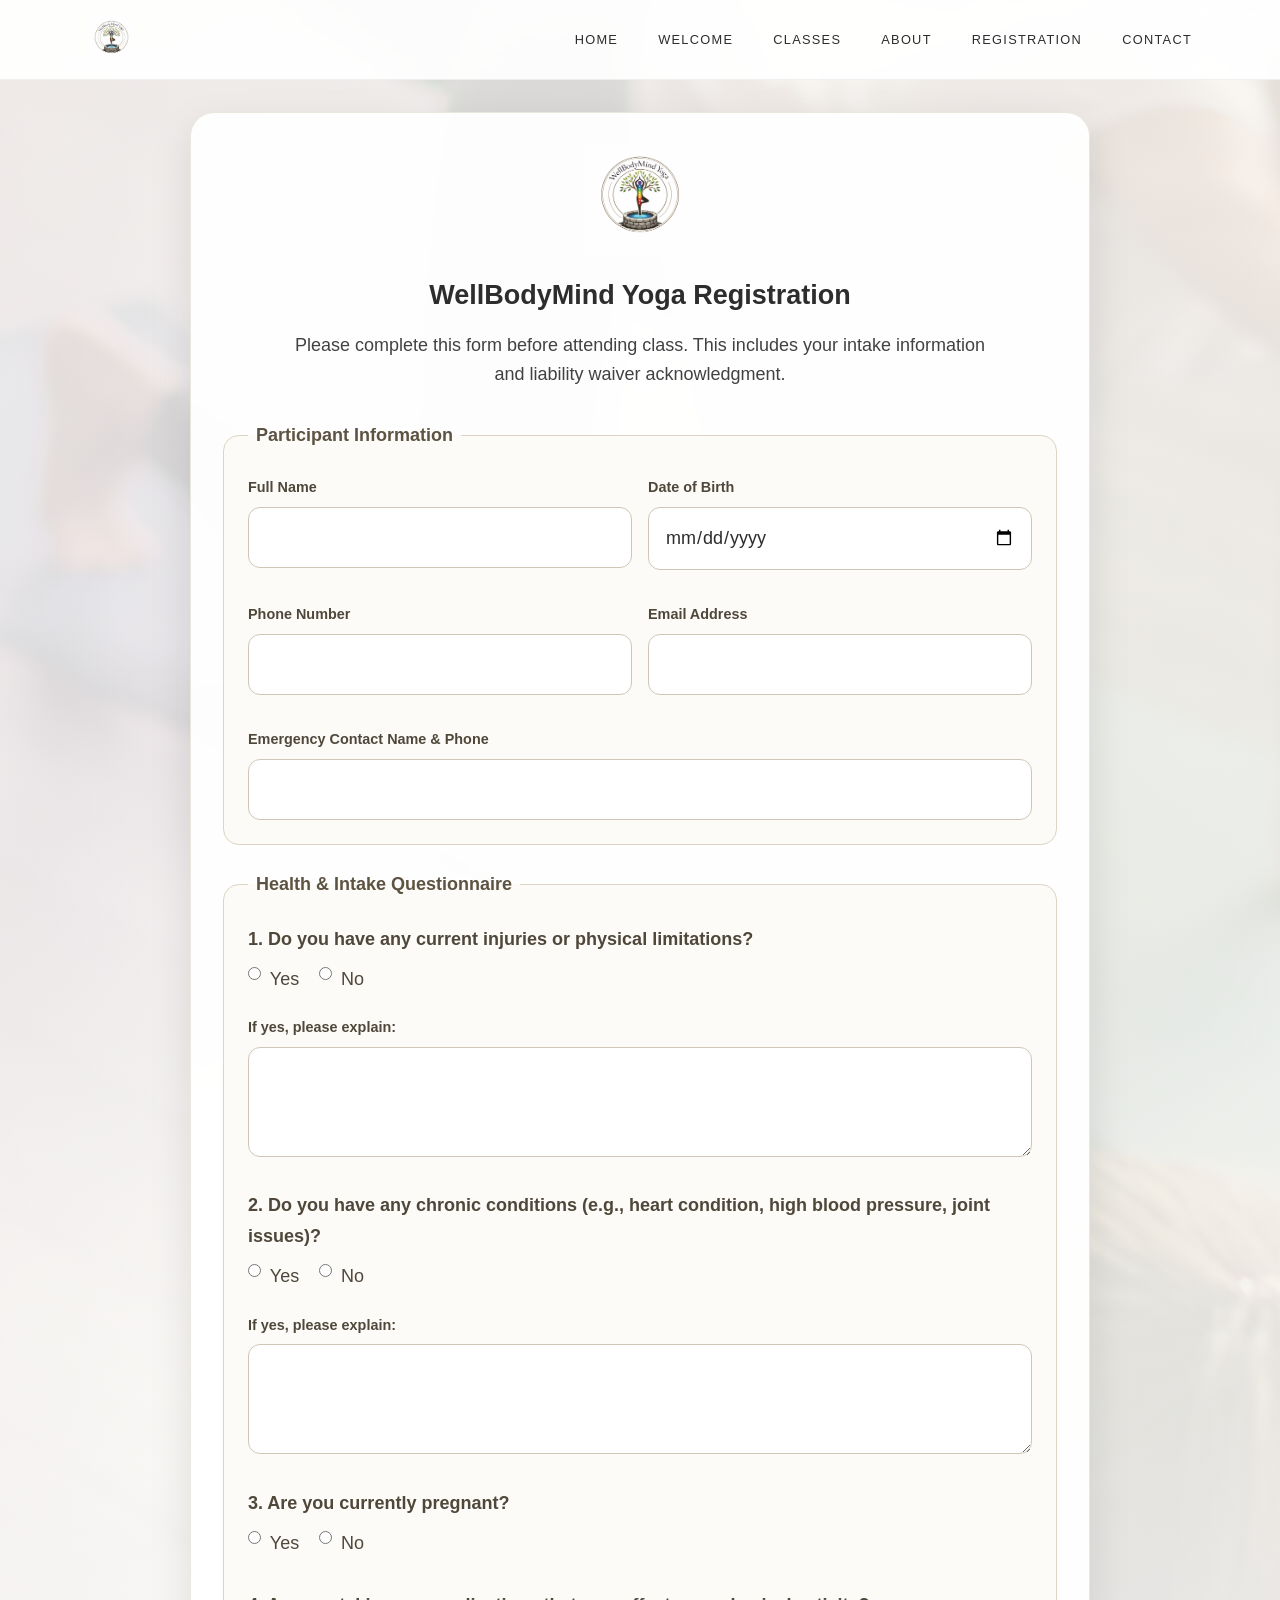
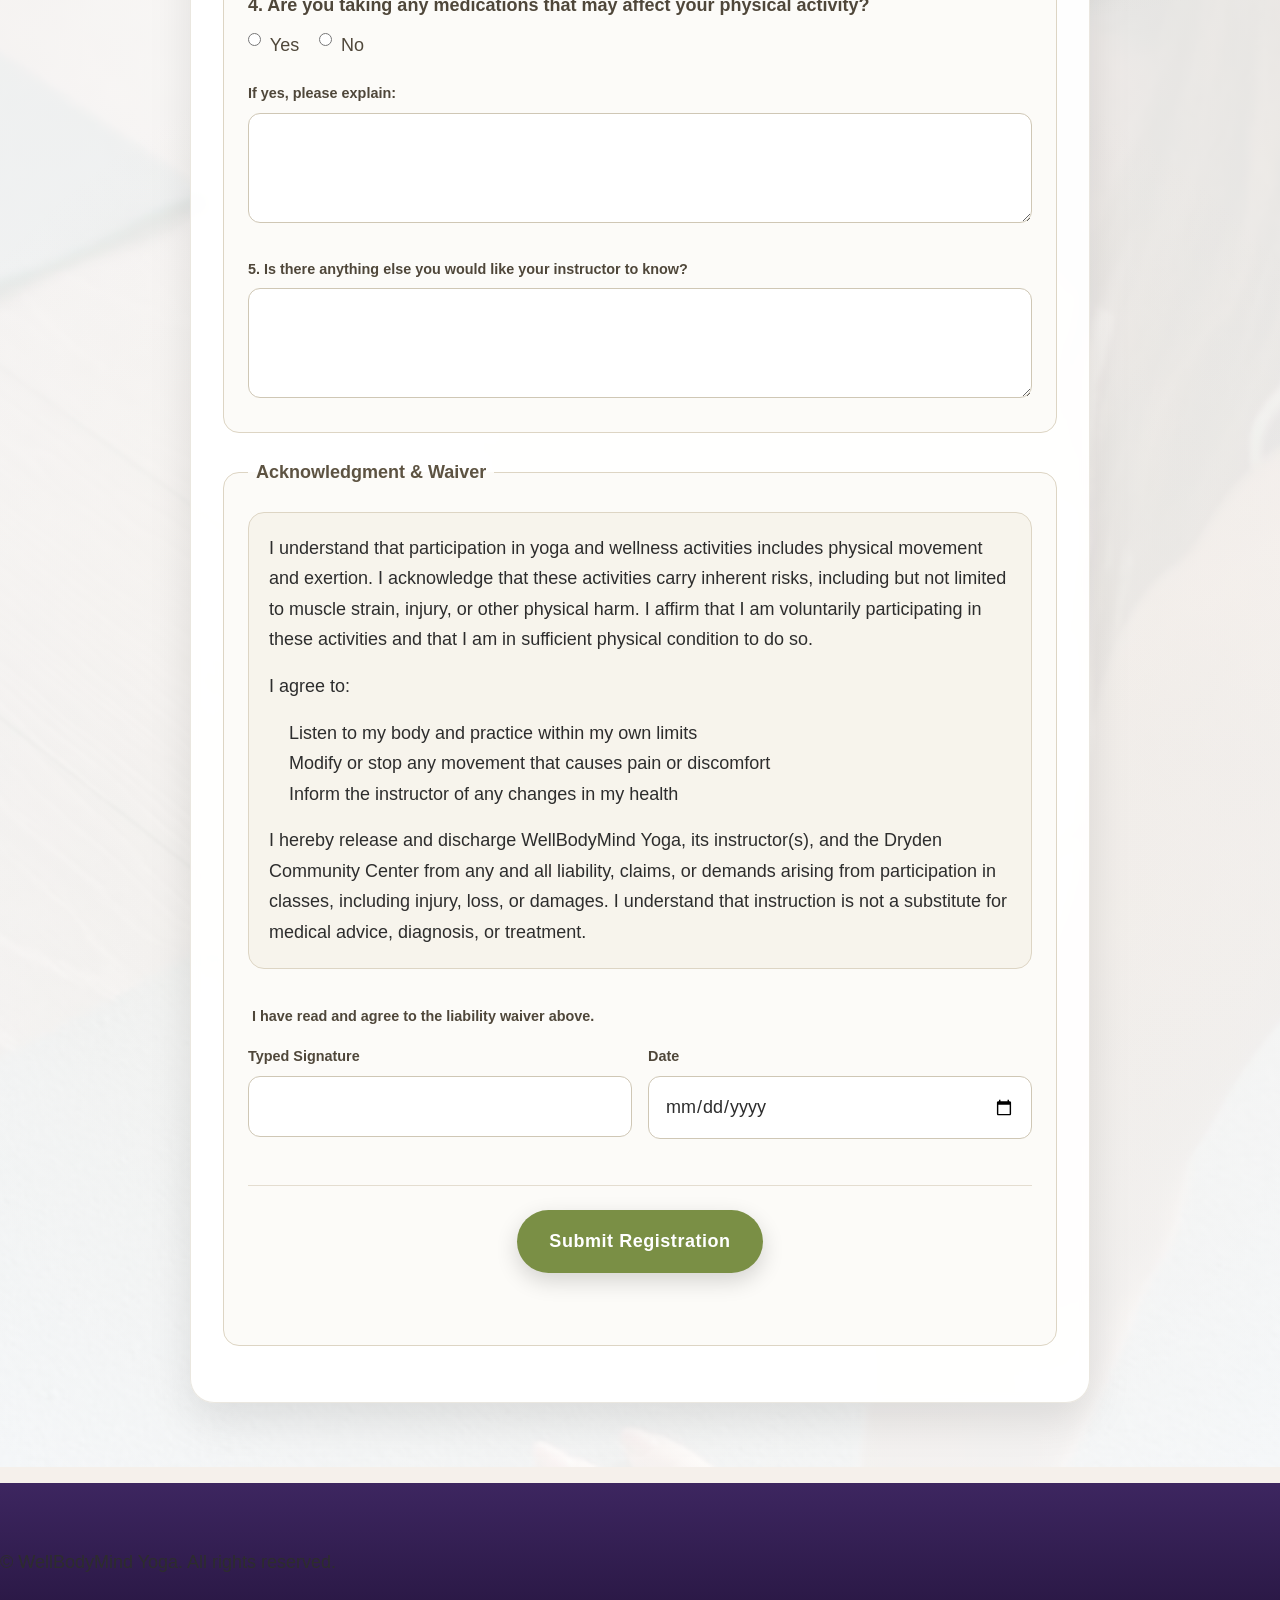
<file: signup.html>
<!DOCTYPE html>
<html lang="en">
<head>
  <meta charset="UTF-8" />
  <meta name="viewport" content="width=device-width, initial-scale=1.0" />
  <title>Registration | WellBodyMind Yoga</title>

  <!-- Use the same stylesheet your homepage uses -->
  <link rel="stylesheet" href="css/style.css" />

  <!-- Favicon -->
  <link rel="icon" type="image/png" sizes="32x32" href="favicon-32x32.png" />

  <style>
    .signup-page {
      position: relative;
      min-height: 100vh;
      padding: 7rem 1.25rem 4rem;
      overflow: hidden;
      background:
        linear-gradient(rgba(250, 247, 242, 0.88), rgba(255, 255, 255, 0.94)),
        url("assets/images/hero-sm-group-yoga-on-mats.avif") center/cover no-repeat;
    }
.nav {
  position: fixed;
  top: 0;
  left: 0;
  width: 100%;
  z-index: 1000;
  background: rgba(255, 255, 255, 0.92);
  backdrop-filter: blur(10px);
  -webkit-backdrop-filter: blur(10px);
  border-bottom: 1px solid rgba(0, 0, 0, 0.06);
}

.nav__inner {
  position: relative;
  z-index: 1001;
}
    .signup-page::before {
      content: "";
      position: absolute;
      inset: 0;
      background:
        radial-gradient(circle at 20% 20%, rgba(148, 123, 173, 0.10), transparent 30%),
        radial-gradient(circle at 80% 30%, rgba(147, 170, 120, 0.10), transparent 30%),
        radial-gradient(circle at 50% 80%, rgba(210, 190, 150, 0.12), transparent 35%);
      pointer-events: none;
    }

    .signup-shell {
      position: relative;
      z-index: 1;
      max-width: 900px;
      margin: 0 auto;
    }

    .signup-card {
      background: rgba(255, 255, 255, 0.94);
      border: 1px solid rgba(180, 168, 145, 0.28);
      border-radius: 24px;
      box-shadow: 0 16px 44px rgba(0, 0, 0, 0.10);
      padding: 2rem;
      backdrop-filter: blur(4px);
    }

    .signup-logo {
      display: block;
      margin: 0 auto 1rem;
      width: 110px;
      max-width: 100%;
      height: auto;
    }

    .signup-card h1 {
      margin: 0 0 0.75rem;
      text-align: center;
    }

    .signup-intro {
      max-width: 700px;
      margin: 0 auto 2rem;
      text-align: center;
      line-height: 1.6;
      opacity: 0.9;
    }

    .signup-form fieldset {
      border: 1px solid #ddd5c4;
      border-radius: 16px;
      padding: 1.5rem;
      margin: 0 0 1.5rem;
      background: #fcfbf8;
    }

    .signup-form legend {
      padding: 0 0.5rem;
      font-weight: 700;
      color: #5d5342;
    }

    .form-grid {
      display: grid;
      grid-template-columns: repeat(2, minmax(0, 1fr));
      gap: 1rem;
    }

    .form-group {
      margin-bottom: 1rem;
    }

    .form-group:last-child {
      margin-bottom: 0;
    }

    .form-group.full-width {
      grid-column: 1 / -1;
    }

    .signup-form label {
      display: block;
      margin-bottom: 0.45rem;
      font-weight: 600;
      color: #4f473a;
    }

    .signup-form input[type="text"],
    .signup-form input[type="email"],
    .signup-form input[type="tel"],
    .signup-form input[type="date"],
    .signup-form textarea {
      width: 100%;
      box-sizing: border-box;
      padding: 0.9rem 1rem;
      border: 1px solid #cfc7b5;
      border-radius: 12px;
      background: #fff;
      font: inherit;
      color: inherit;
      transition: border-color 0.2s ease, box-shadow 0.2s ease, background 0.2s ease;
    }

    .signup-form input:focus,
    .signup-form textarea:focus {
      outline: none;
      border-color: #8ea06b;
      box-shadow: 0 0 0 3px rgba(142, 160, 107, 0.14);
      background: #fff;
    }

    .signup-form textarea {
      min-height: 110px;
      resize: vertical;
    }
.signup-form .form-group {
  position: static;
}

.signup-form .form-group label {
  position: static !important;
  display: block !important;
  margin-bottom: 0.45rem !important;
  transform: none !important;
  inset: auto !important;
  top: auto !important;
  left: auto !important;
  pointer-events: auto !important;
  background: transparent !important;
  padding: 0 !important;
  z-index: auto !important;
}

.signup-form input[type="text"],
.signup-form input[type="email"],
.signup-form input[type="tel"],
.signup-form input[type="date"],
.signup-form textarea {
  padding: 0.9rem 1rem !important;
}
    .question-block {
      margin-bottom: 1.5rem;
    }

    .question-block:last-child {
      margin-bottom: 0;
    }

    .question-label {
      display: block;
      margin-bottom: 0.6rem;
      font-weight: 600;
      color: #4f473a;
    }

    .radio-group {
      display: flex;
      gap: 1.25rem;
      flex-wrap: wrap;
      margin-bottom: 0.85rem;
    }

    .radio-group label,
    .checkbox-row {
      display: flex;
      align-items: flex-start;
      gap: 0.55rem;
      font-weight: 400;
    }

    .radio-group input,
    .checkbox-row input {
      width: auto;
      margin: 0.2rem 0 0;
      flex: 0 0 auto;
    }

    .waiver-text {
      background: #f7f4ec;
      border: 1px solid #ddd5c4;
      border-radius: 16px;
      padding: 1.25rem;
      line-height: 1.7;
      margin-bottom: 1.25rem;
    }

    .waiver-text p {
      margin: 0 0 1rem;
    }

    .waiver-text p:last-child {
      margin-bottom: 0;
    }

    .waiver-text ul {
      margin: 0.5rem 0 1rem 1.25rem;
      padding: 0;
    }

    .submit-wrapper {
      margin-top: 2rem;
      padding-top: 1.5rem;
      padding-bottom: 3rem;
      border-top: 1px solid #e4ddd0;
      text-align: center;
    }

    .submit-button {
      display: inline-block;
      min-width: 240px;
      border: none;
      border-radius: 999px;
      padding: 1rem 2rem;
      background: #7a8f45;
      color: #fff;
      font: inherit;
      font-weight: 700;
      letter-spacing: 0.03em;
      cursor: pointer;
      box-shadow: 0 8px 22px rgba(0, 0, 0, 0.16);
      transition: transform 0.18s ease, box-shadow 0.18s ease, opacity 0.18s ease;
    }

    .submit-button:hover {
      transform: translateY(-2px);
      box-shadow: 0 12px 28px rgba(0, 0, 0, 0.20);
      opacity: 0.98;
    }

    .submit-button:active {
      transform: translateY(0);
      box-shadow: 0 6px 14px rgba(0, 0, 0, 0.14);
    }

    .footer-spacer {
      height: 1rem;
    }

    @media (max-width: 700px) {
      .signup-page {
        padding-top: 6rem;
      }

      .signup-card {
        padding: 1.25rem;
        border-radius: 18px;
      }

      .form-grid {
        grid-template-columns: 1fr;
      }

      .submit-button {
        width: 100%;
        min-width: 0;
      }
    }
  </style>
</head>
<body>

  <!-- Navigation -->
  <header class="nav" id="nav">
    <div class="nav__inner">
      <a href="index.html#hero" class="nav__brand">
        <img src="wbm-logo-2.avif" alt="WellBodyMind" class="nav__logo" />
      </a>

      <nav class="nav__links" id="navLinks" aria-label="Main navigation">
        <a href="index.html#hero" class="nav__link">Home</a>
        <a href="index.html#welcome" class="nav__link">Welcome</a>
        <a href="index.html#classes" class="nav__link">Classes</a>
        <a href="index.html#about" class="nav__link">About</a>
        <a href="signup.html" class="nav__link">Registration</a>
        <a href="index.html#contact" class="nav__link">Contact</a>
      </nav>

      <button class="nav__hamburger" id="navToggle" aria-label="Toggle menu" aria-expanded="false">
        <span></span>
        <span></span>
        <span></span>
      </button>
    </div>
  </header>

  <div class="mobile-overlay" id="mobileOverlay"></div>

  <!-- Main -->
  <main class="signup-page">
    <section class="signup-shell">
      <div class="signup-card">
        <img src="wbm-logo-2.avif" alt="WellBodyMind Yoga logo" class="signup-logo" />

        <h1>WellBodyMind Yoga Registration</h1>
        <p class="signup-intro">
          Please complete this form before attending class. This includes your intake
          information and liability waiver acknowledgment.
        </p>

        <form
          class="signup-form"
          action="https://formspree.io/f/xykbwnpo"
          method="POST"
        >
          <input type="hidden" name="_subject" value="New WellBodyMind registration submission" />
          <input type="text" name="_gotcha" style="display:none" tabindex="-1" autocomplete="off" />

          <fieldset>
            <legend>Participant Information</legend>

            <div class="form-grid">
              <div class="form-group">
                <label for="fullName">Full Name</label>
                <input type="text" id="fullName" name="full_name" required />
              </div>

              <div class="form-group">
                <label for="dob">Date of Birth</label>
                <input type="date" id="dob" name="date_of_birth" required />
              </div>

              <div class="form-group">
                <label for="phone">Phone Number</label>
                <input type="tel" id="phone" name="phone_number" required />
              </div>

              <div class="form-group">
                <label for="email">Email Address</label>
                <input type="email" id="email" name="email_address" required />
              </div>

              <div class="form-group full-width">
                <label for="emergencyContact">Emergency Contact Name & Phone</label>
                <input type="text" id="emergencyContact" name="emergency_contact" required />
              </div>
            </div>
          </fieldset>

          <fieldset>
            <legend>Health &amp; Intake Questionnaire</legend>

            <div class="question-block">
              <span class="question-label">1. Do you have any current injuries or physical limitations?</span>
              <div class="radio-group">
                <label><input type="radio" name="injuries_limitations" value="Yes" required /> Yes</label>
                <label><input type="radio" name="injuries_limitations" value="No" required /> No</label>
              </div>

              <div class="form-group">
                <label for="injuriesExplain">If yes, please explain:</label>
                <textarea id="injuriesExplain" name="injuries_explanation"></textarea>
              </div>
            </div>

            <div class="question-block">
              <span class="question-label">2. Do you have any chronic conditions (e.g., heart condition, high blood pressure, joint issues)?</span>
              <div class="radio-group">
                <label><input type="radio" name="chronic_conditions" value="Yes" required /> Yes</label>
                <label><input type="radio" name="chronic_conditions" value="No" required /> No</label>
              </div>

              <div class="form-group">
                <label for="conditionsExplain">If yes, please explain:</label>
                <textarea id="conditionsExplain" name="conditions_explanation"></textarea>
              </div>
            </div>

            <div class="question-block">
              <span class="question-label">3. Are you currently pregnant?</span>
              <div class="radio-group">
                <label><input type="radio" name="pregnant" value="Yes" required /> Yes</label>
                <label><input type="radio" name="pregnant" value="No" required /> No</label>
              </div>
            </div>

            <div class="question-block">
              <span class="question-label">4. Are you taking any medications that may affect your physical activity?</span>
              <div class="radio-group">
                <label><input type="radio" name="medications_affect_activity" value="Yes" required /> Yes</label>
                <label><input type="radio" name="medications_affect_activity" value="No" required /> No</label>
              </div>

              <div class="form-group">
                <label for="medicationsExplain">If yes, please explain:</label>
                <textarea id="medicationsExplain" name="medications_explanation"></textarea>
              </div>
            </div>

            <div class="question-block">
              <div class="form-group">
                <label for="otherInfo">5. Is there anything else you would like your instructor to know?</label>
                <textarea id="otherInfo" name="other_information"></textarea>
              </div>
            </div>
          </fieldset>

          <fieldset>
            <legend>Acknowledgment &amp; Waiver</legend>

            <div class="waiver-text">
              <p>
                I understand that participation in yoga and wellness activities includes
                physical movement and exertion. I acknowledge that these activities carry
                inherent risks, including but not limited to muscle strain, injury, or
                other physical harm. I affirm that I am voluntarily participating in these
                activities and that I am in sufficient physical condition to do so.
              </p>

              <p>I agree to:</p>
              <ul>
                <li>Listen to my body and practice within my own limits</li>
                <li>Modify or stop any movement that causes pain or discomfort</li>
                <li>Inform the instructor of any changes in my health</li>
              </ul>

              <p>
                I hereby release and discharge WellBodyMind Yoga, its instructor(s), and
                the Dryden Community Center from any and all liability, claims, or demands
                arising from participation in classes, including injury, loss, or damages.
                I understand that instruction is not a substitute for medical advice,
                diagnosis, or treatment.
              </p>
            </div>

            <div class="form-group">
              <label class="checkbox-row">
                <input type="checkbox" name="waiver_agreement" required />
                <span>I have read and agree to the liability waiver above.</span>
              </label>
            </div>

            <div class="form-grid">
              <div class="form-group">
                <label for="signature">Typed Signature</label>
                <input type="text" id="signature" name="typed_signature" required />
              </div>

              <div class="form-group">
                <label for="signatureDate">Date</label>
                <input type="date" id="signatureDate" name="signature_date" required />
              </div>
            </div>

            <div class="submit-wrapper">
              <button type="submit" class="submit-button">Submit Registration</button>
            </div>
          </fieldset>
        </form>
      </div>
    </section>
  </main>

  <div class="footer-spacer"></div>

  <!-- Footer -->
  <footer class="footer">
    <div class="footer__inner">
      <p class="footer__copy">© WellBodyMind Yoga. All rights reserved.</p>
    </div>
  </footer>

  <!-- Optional nav toggle support -->
  <script>
    const navToggle = document.getElementById("navToggle");
    const navLinks = document.getElementById("navLinks");
    const mobileOverlay = document.getElementById("mobileOverlay");

    if (navToggle && navLinks) {
      navToggle.addEventListener("click", () => {
        navLinks.classList.toggle("is-open");
        navToggle.classList.toggle("is-active");

        const expanded = navToggle.getAttribute("aria-expanded") === "true";
        navToggle.setAttribute("aria-expanded", String(!expanded));

        if (mobileOverlay) {
          mobileOverlay.classList.toggle("is-visible");
        }
      });
    }

    if (mobileOverlay) {
      mobileOverlay.addEventListener("click", () => {
        navLinks.classList.remove("is-open");
        navToggle.classList.remove("is-active");
        navToggle.setAttribute("aria-expanded", "false");
        mobileOverlay.classList.remove("is-visible");
      });
    }
  </script>
</body>
</html>
</file>
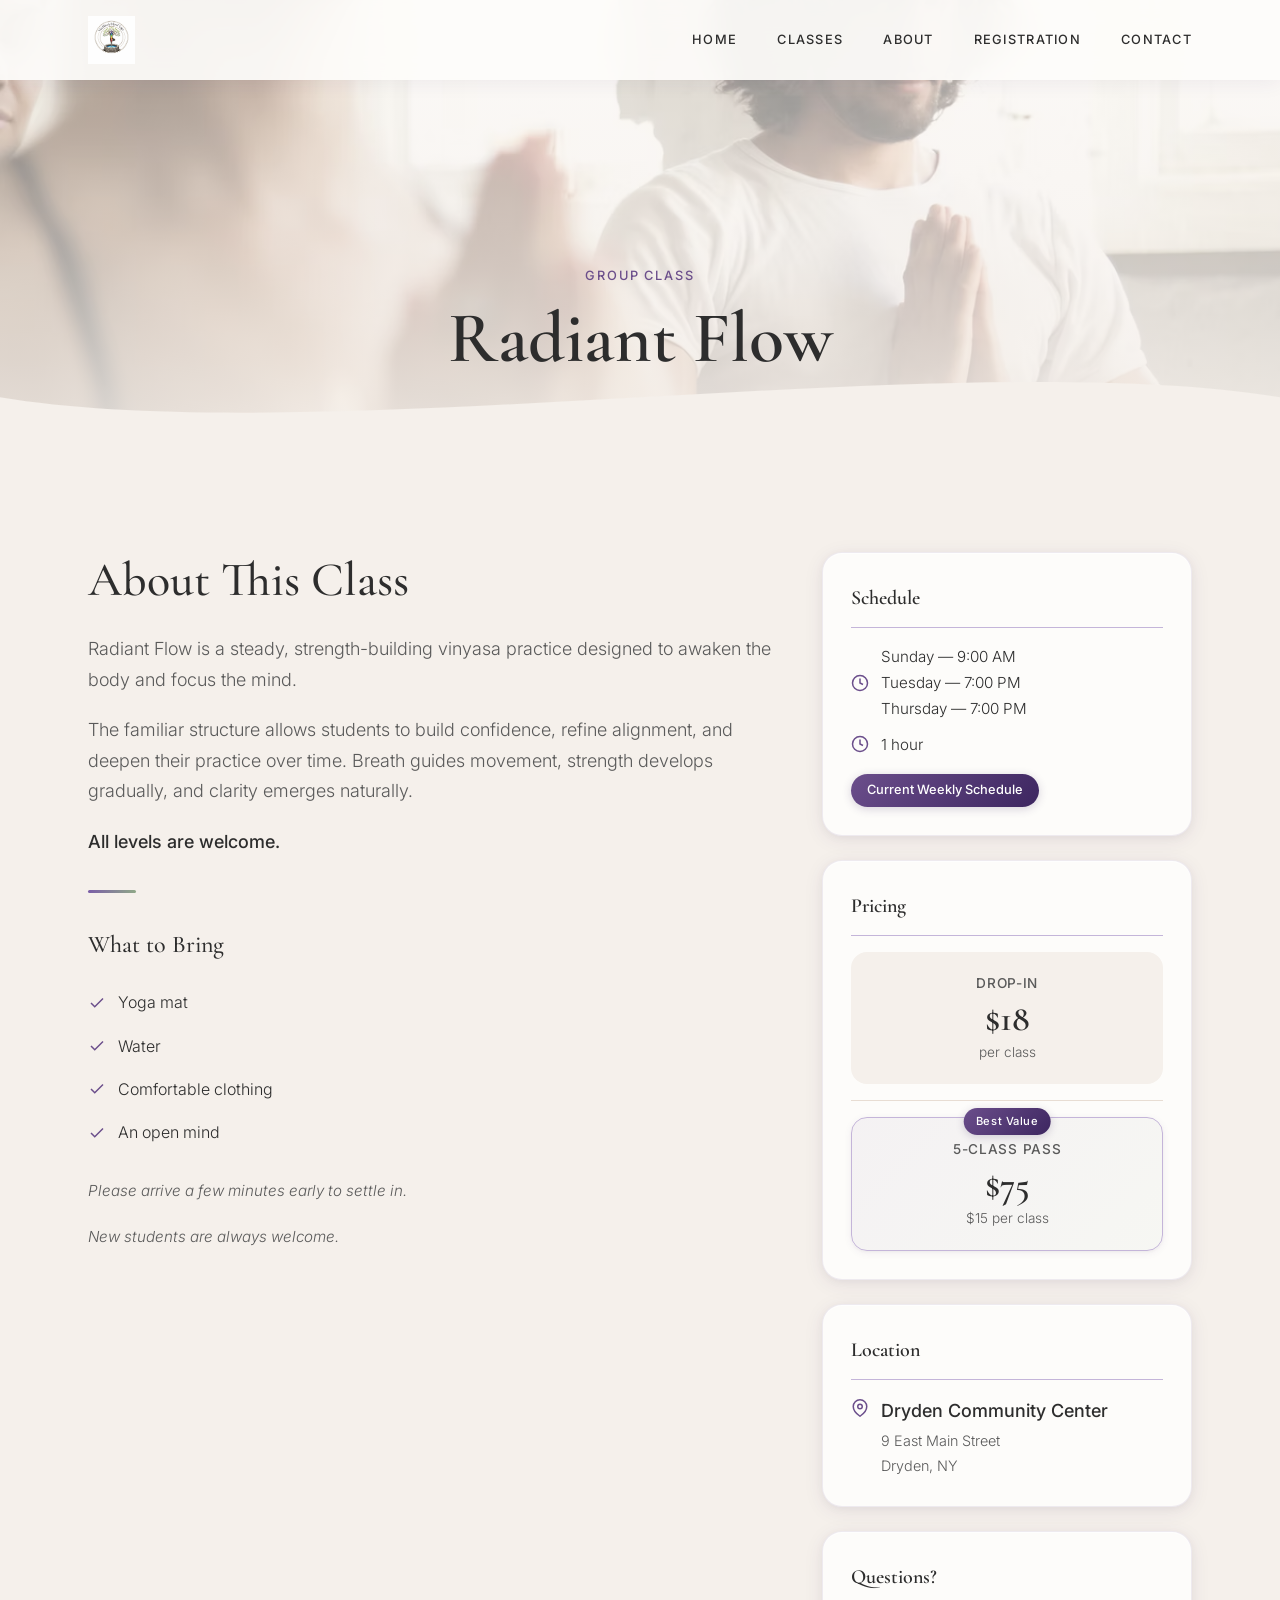
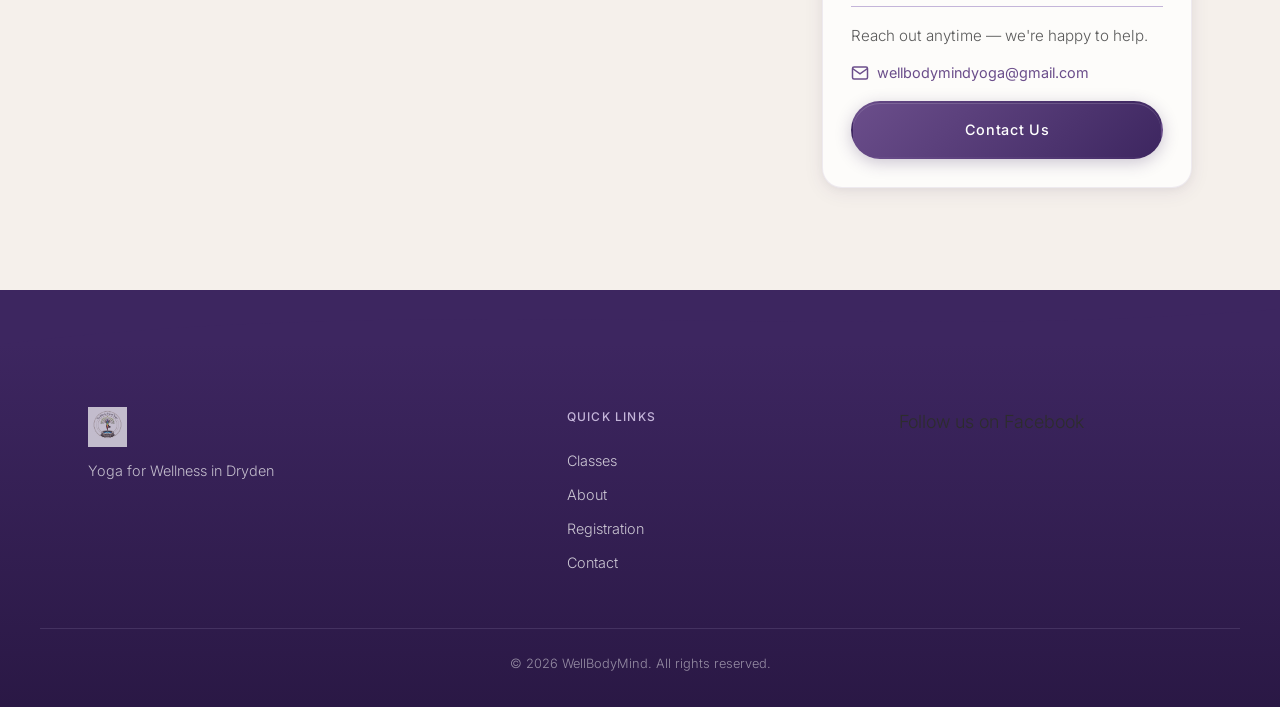
<file: sunrise-yoga.html>
<!DOCTYPE html>
<html lang="en">
<head>
    <link rel="icon" type="image/png" sizes="32x32" href="favicon-32x32.png">
    <meta charset="UTF-8">
    <meta name="viewport" content="width=device-width, initial-scale=1.0">
    
    <title>Radiant Flow | WellBodyMind</title>
    <meta name="description" content="Radiant Flow: a steady, strength-building vinyasa flow at the Dryden Community Center. Sundays at 9am, Tuesdays & Thursdays at 7pm. Drop-in $18.">
    
    <meta property="og:title" content="Radiant Flow | WellBodyMind">
    <meta property="og:description" content="Strength-building vinyasa flow at the Dryden Community Center. All levels welcome. Drop-in or class pass available.">
    <meta property="og:type" content="website">
    <link rel="preconnect" href="https://fonts.googleapis.com">
    <link rel="preconnect" href="https://fonts.gstatic.com" crossorigin>
    <link href="https://fonts.googleapis.com/css2?family=Cormorant+Garamond:ital,wght@0,400;0,500;0,600;1,400;1,500&family=Inter:wght@300;400;500&display=swap" rel="stylesheet">
    <link rel="stylesheet" href="css/style.css">
    <link rel="stylesheet" href="css/animations.css">
</head>
<body>

    <!-- Navigation -->
    <header class="nav nav--inner scrolled" id="nav">
    <div class="nav__inner">
        <a href="index.html" class="nav__brand">
            <img src="wbm-logo-2.avif" alt="WellBodyMind" class="nav__logo">
        </a>
        <nav class="nav__links" id="navLinks" aria-label="Main navigation">
            <a href="index.html" class="nav__link">Home</a>
            <a href="index.html#classes" class="nav__link">Classes</a>
            <a href="index.html#about" class="nav__link">About</a>
            <a href="signup.html" class="nav__link">Registration</a>
            <a href="index.html#contact" class="nav__link">Contact</a>
        </nav>
        <button class="nav__hamburger" id="navToggle" aria-label="Toggle menu" aria-expanded="false">
            <span></span>
            <span></span>
            <span></span>
        </button>
    </div>
</header>

    <!-- Mobile Overlay -->
    <div class="mobile-overlay" id="mobileOverlay"></div>

    <!-- Page Hero -->
    <section class="page-hero">
        <div class="page-hero__bg">
            <img src="assets/images/duo-prayer-salutation.avif" alt="" class="page-hero__bg-img">
        </div>
        <div class="page-hero__overlay"></div>
        <div class="page-hero__content container">
            <p class="section__label" data-animate="fade-up">Group Class</p>
            <h1 class="page-hero__title" data-animate="fade-up" data-delay="1">Radiant Flow</h1>
        </div>
        <div class="section-curve section-curve--hero">
            <svg viewBox="0 0 1440 120" preserveAspectRatio="none" xmlns="http://www.w3.org/2000/svg">
                <path d="M0,60 C360,120 1080,0 1440,60 L1440,120 L0,120 Z" fill="var(--color-cream)"/>
            </svg>
        </div>
    </section>

    <!-- Class Details -->
    <section class="section class-detail">
        <div class="container class-detail__grid">

            <!-- Main Content -->
            <div class="class-detail__main" data-animate="fade-up">
                <h2 class="section__heading">About This Class</h2>
                <p>Radiant Flow is a steady, strength-building vinyasa practice designed to awaken the body and focus the mind.</p>
                <p>The familiar structure allows students to build confidence, refine alignment, and deepen their practice over time. Breath guides movement, strength develops gradually, and clarity emerges naturally.</p>
                <p><strong>All levels are welcome.</strong></p>
         
                <div class="class-detail__divider"></div>

                <h3 class="class-detail__h3">What to Bring</h3>
                <ul class="class-detail__list">
                    <li>
                        <svg class="icon" viewBox="0 0 24 24" fill="none" stroke="currentColor" stroke-width="2"><polyline points="20 6 9 17 4 12"/></svg>
                        Yoga mat
                    </li>
                    <li>
                        <svg class="icon" viewBox="0 0 24 24" fill="none" stroke="currentColor" stroke-width="2"><polyline points="20 6 9 17 4 12"/></svg>
                        Water
                    </li>
                    <li>
                        <svg class="icon" viewBox="0 0 24 24" fill="none" stroke="currentColor" stroke-width="2"><polyline points="20 6 9 17 4 12"/></svg>
                        Comfortable clothing
                    </li>
                    <li>
                        <svg class="icon" viewBox="0 0 24 24" fill="none" stroke="currentColor" stroke-width="2"><polyline points="20 6 9 17 4 12"/></svg>
                        An open mind
                    </li>
                </ul>

                <p class="class-detail__note">Please arrive a few minutes early to settle in.</p>
                <p class="class-detail__note">New students are always welcome.</p>
            </div>

            <!-- Sidebar -->
            <aside class="class-detail__sidebar" data-animate="fade-up" data-delay="1">

                <!-- Schedule Card -->
                <div class="detail-card">
                    <h3 class="detail-card__title">Schedule</h3>
                    <ul class="detail-card__list">

                            <li>
                    <svg class="icon" viewBox="0 0 24 24" fill="none" stroke="currentColor" stroke-width="2"><circle cx="12" cy="12" r="10"/><polyline points="12 6 12 12 16 14"/></svg>
    Sunday — 9:00 AM<br>
    Tuesday — 7:00 PM<br>
    Thursday — 7:00 PM
                        </li>
                        <li>
                            <svg class="icon" viewBox="0 0 24 24" fill="none" stroke="currentColor" stroke-width="2"><circle cx="12" cy="12" r="10"/><polyline points="12 6 12 12 16 14"/></svg>
                            1 hour
                        </li>
                    </ul>
                    <div class="detail-card__tags">
                        <span class="tag tag--highlight">Current Weekly Schedule</span>
                    </div>
                </div>

                <!-- Pricing Card -->
                <div class="detail-card">
                    <h3 class="detail-card__title">Pricing</h3>
                    <div class="pricing">
                        <div class="pricing__option">
                            <div class="pricing__label">Drop-In</div>
                            <div class="pricing__price">$18</div>
                            <div class="pricing__detail">per class</div>
                        </div>
                        <div class="pricing__divider"></div>
                        <div class="pricing__option pricing__option--featured">
                            <div class="pricing__badge">Best Value</div>
                            <div class="pricing__label">5-Class Pass</div>
                            <div class="pricing__price">$75</div>
                            <div class="pricing__detail">$15 per class</div>
                        </div>
                    </div>
                </div>

                <!-- Location Card -->
                <div class="detail-card">
                    <h3 class="detail-card__title">Location</h3>
                    <div class="detail-card__location">
                        <svg class="icon" viewBox="0 0 24 24" fill="none" stroke="currentColor" stroke-width="2"><path d="M21 10c0 7-9 13-9 13s-9-6-9-13a9 9 0 0 1 18 0z"/><circle cx="12" cy="10" r="3"/></svg>
                        <div>
                            <p class="detail-card__address">Dryden Community Center</p>
                            <p class="detail-card__address-line">9 East Main Street</p>
                            <p class="detail-card__address-line">Dryden, NY</p>
                        </div>
                    </div>
                </div>

                <!-- Contact Card -->
                <div class="detail-card">
                    <h3 class="detail-card__title">Questions?</h3>
                    <p class="detail-card__text">Reach out anytime — we're happy to help.</p>
                    <a href="mailto:wellbodymindyoga@gmail.com" class="detail-card__email">
                        <svg class="icon" viewBox="0 0 24 24" fill="none" stroke="currentColor" stroke-width="2"><path d="M4 4h16c1.1 0 2 .9 2 2v12c0 1.1-.9 2-2 2H4c-1.1 0-2-.9-2-2V6c0-1.1.9-2 2-2z"/><polyline points="22,6 12,13 2,6"/></svg>
                        wellbodymindyoga@gmail.com
                    </a>
                    <a href="index.html#contact" class="btn btn--primary btn--full" style="margin-top: 1rem;">Contact Us</a>
                </div>

            </aside>
        </div>
    </section>

    <!-- Footer -->
   <footer class="footer">
    <div class="footer__curve">
        <svg viewBox="0 0 1440 60" preserveAspectRatio="none" xmlns="http://www.w3.org/2000/svg">
            <path d="M0,60 C480,0 960,60 1440,20 L1440,60 L0,60 Z" fill="var(--color-deep-purple)"/>
        </svg>
    </div>
    <div class="footer__inner">
        <div class="container footer__grid">
            <div class="footer__brand">
                <img src="wbm-logo-2.avif" alt="WellBodyMind" class="footer__logo">
                <p class="footer__tagline">Yoga for Wellness in Dryden</p>
            </div>

            <div class="footer__links">
                <h4>Quick Links</h4>
                <a href="index.html#classes">Classes</a>
                <a href="index.html#about">About</a>
                <a href="signup.html">Registration</a>
                <a href="index.html#contact">Contact</a>
            </div>

            <div class="footer__social">
                <a href="https://www.facebook.com/profile.php?id=61585942892415" target="_blank" rel="noopener">
                    Follow us on Facebook
                </a>
            </div>
        </div>

        <div class="container footer__bottom">
            <p>&copy; 2026 WellBodyMind. All rights reserved.</p>
        </div>
    </div>
</footer>
    <script src="js/main.js"></script>
</body>
</html>
</file>
<file: css/style.css>
/* ========================================
   WellBodyMind — Main Stylesheet
   ======================================== */

/* --- Custom Properties --- */
:root {
    --color-cream: #F5F0EB;
    --color-warm-white: #FDFCFA;
    --color-sand: #E8DDD3;
    --color-clay: #9B8EC4;
    --color-terracotta: #6B4E8B;
    --color-charcoal: #2D2D2D;
    --color-graphite: #5A5A5A;
    --color-black: #1A1A1A;
    --color-white: #FFFFFF;
    --color-sage: #8FA888;

    /* Extended purple palette */
    --color-deep-purple: #3D2660;
    --color-violet: #7B5EA7;
    --color-lavender: #C4B5D9;
    --color-thistle: #E6DFF0;
    --color-sage-light: #C5D4BC;

    --font-heading: 'Cormorant Garamond', Georgia, serif;
    --font-body: 'Inter', -apple-system, sans-serif;

    --ease-out: cubic-bezier(0.16, 1, 0.3, 1);
    --ease-smooth: cubic-bezier(0.4, 0, 0.2, 1);

    /* Depth tokens */
    --shadow-sm: 0 2px 8px rgba(61, 38, 96, 0.06), 0 1px 3px rgba(0, 0, 0, 0.04);
    --shadow-md: 0 4px 20px rgba(61, 38, 96, 0.08), 0 2px 8px rgba(0, 0, 0, 0.04);
    --shadow-lg: 0 8px 40px rgba(61, 38, 96, 0.1), 0 4px 16px rgba(0, 0, 0, 0.05);
    --shadow-xl: 0 16px 60px rgba(61, 38, 96, 0.14), 0 6px 24px rgba(0, 0, 0, 0.06);
    --glow-purple: 0 0 30px rgba(107, 78, 139, 0.12), inset 0 1px 0 rgba(255, 255, 255, 0.6);
    --glow-sage: 0 0 24px rgba(143, 168, 136, 0.15);

    --nav-height: 80px;
}

/* --- Reset --- */
*, *::before, *::after {
    margin: 0;
    padding: 0;
    box-sizing: border-box;
}

html {
    scroll-behavior: smooth;
    scroll-padding-top: var(--nav-height);
}

body {
    font-family: var(--font-body);
    font-weight: 300;
    font-size: 1.125rem;
    line-height: 1.7;
    color: var(--color-charcoal);
    background-color: var(--color-cream);
    overflow-x: hidden;
    -webkit-font-smoothing: antialiased;
}

img {
    max-width: 100%;
    height: auto;
    display: block;
}

a {
    color: inherit;
    text-decoration: none;
}

ul {
    list-style: none;
}

button {
    border: none;
    background: none;
    cursor: pointer;
    font-family: inherit;
}

input, select, textarea {
    font-family: inherit;
    font-size: inherit;
}

/* --- Utility --- */
.container {
    width: 100%;
    max-width: 1200px;
    margin: 0 auto;
    padding: 0 clamp(1.5rem, 4vw, 3rem);
}

.sr-only {
    position: absolute;
    width: 1px;
    height: 1px;
    padding: 0;
    margin: -1px;
    overflow: hidden;
    clip: rect(0, 0, 0, 0);
    white-space: nowrap;
    border: 0;
}

.section {
    position: relative;
    padding: clamp(4rem, 8vw, 8rem) 0;
    overflow: hidden;
}

.section--white {
    background-color: var(--color-warm-white);
}

.section--sand {
    background-color: var(--color-thistle);
}

.section--dark {
    background-color: var(--color-deep-purple);
    color: var(--color-white);
}

.section__label {
    font-family: var(--font-body);
    font-size: 0.8rem;
    font-weight: 500;
    letter-spacing: 0.15em;
    text-transform: uppercase;
    color: var(--color-terracotta);
    margin-bottom: 0.75rem;
}

.section__heading {
    font-family: var(--font-heading);
    font-weight: 500;
    font-size: clamp(2rem, 4vw, 3rem);
    line-height: 1.2;
    margin-bottom: 1.5rem;
}

.section__heading--light {
    color: var(--color-white);
}

.section__subheading {
    font-weight: 300;
    color: var(--color-graphite);
    max-width: 540px;
    margin: 0 auto;
}

.section__header {
    text-align: center;
    margin-bottom: clamp(3rem, 5vw, 4rem);
}

.section__accent {
    width: 48px;
    height: 3px;
    background: linear-gradient(90deg, var(--color-violet), var(--color-sage));
    border-radius: 2px;
    margin: 0 auto 1.5rem;
}

/* --- Section Curves --- */
.section-curve {
    position: absolute;
    left: 0;
    right: 0;
    width: 100%;
    line-height: 0;
    pointer-events: none;
}

.section-curve--hero {
    bottom: -1px;
}

.section-curve--top {
    top: -1px;
}

.section-curve--dark {
    z-index: 1;
}

.section-curve svg {
    width: 100%;
    height: auto;
    display: block;
}

/* --- Buttons --- */
.btn {
    display: inline-flex;
    align-items: center;
    justify-content: center;
    padding: 0.9rem 2.2rem;
    border-radius: 50px;
    font-family: var(--font-body);
    font-size: 0.9rem;
    font-weight: 500;
    letter-spacing: 0.05em;
    transition: all 0.3s var(--ease-smooth);
    cursor: pointer;
    border: 2px solid transparent;
}

.btn--primary {
    background: linear-gradient(135deg, var(--color-terracotta), var(--color-deep-purple));
    color: var(--color-white);
    border-color: transparent;
    box-shadow: 0 4px 16px rgba(61, 38, 96, 0.25), inset 0 1px 0 rgba(255, 255, 255, 0.15);
}

.btn--primary:hover {
    background: linear-gradient(135deg, var(--color-violet), var(--color-deep-purple));
    transform: translateY(-2px) scale(1.02);
    box-shadow: 0 8px 30px rgba(61, 38, 96, 0.35), inset 0 1px 0 rgba(255, 255, 255, 0.15);
}

.btn--secondary {
    background: transparent;
    color: var(--color-terracotta);
    border-color: var(--color-violet);
    box-shadow: var(--shadow-sm);
}

.btn--secondary:hover {
    background: linear-gradient(135deg, var(--color-terracotta), var(--color-deep-purple));
    color: var(--color-white);
    border-color: transparent;
    transform: translateY(-2px) scale(1.02);
    box-shadow: 0 8px 30px rgba(61, 38, 96, 0.3);
}

.btn--full {
    width: 100%;
    text-align: center;
}

.link-arrow {
    display: inline-flex;
    align-items: center;
    gap: 0.5rem;
    font-size: 0.95rem;
    font-weight: 400;
    color: var(--color-terracotta);
    margin-top: 1rem;
    transition: gap 0.3s var(--ease-smooth);
}

.link-arrow:hover {
    gap: 0.8rem;
}

/* --- Icons --- */
.icon {
    width: 18px;
    height: 18px;
    flex-shrink: 0;
    color: var(--color-terracotta);
}

/* ========================================
   NAVIGATION
   ======================================== */
.nav {
    position: fixed;
    top: 0;
    left: 0;
    right: 0;
    z-index: 1000;
    height: var(--nav-height);
    transition: background 0.4s var(--ease-smooth), box-shadow 0.4s var(--ease-smooth);
}

.nav.scrolled {
    background: rgba(253, 252, 250, 0.92);
    backdrop-filter: blur(14px);
    -webkit-backdrop-filter: blur(14px);
    box-shadow: 0 1px 20px rgba(61, 38, 96, 0.08), 0 0 0 1px rgba(61, 38, 96, 0.03);
}

.nav__inner {
    display: flex;
    align-items: center;
    justify-content: space-between;
    height: 100%;
    max-width: 1200px;
    margin: 0 auto;
    padding: 0 clamp(1.5rem, 4vw, 3rem);
}

.nav__brand {
    display: flex;
    align-items: center;
    z-index: 1001;
}

.nav__logo {
    height: 48px;
    width: auto;
}

.nav__links {
    display: flex;
    align-items: center;
    gap: 2.5rem;
}

.nav__link {
    font-size: 0.8rem;
    font-weight: 500;
    letter-spacing: 0.1em;
    text-transform: uppercase;
    color: var(--color-charcoal);
    position: relative;
    padding: 0.25rem 0;
}

.nav__link::after {
    content: '';
    position: absolute;
    bottom: 0;
    left: 0;
    width: 0;
    height: 2px;
    background: var(--color-violet);
    transition: width 0.3s var(--ease-smooth);
}

.nav__link:hover::after {
    width: 100%;
}

/* Hamburger */
.nav__hamburger {
    display: none;
    flex-direction: column;
    justify-content: center;
    gap: 6px;
    width: 44px;
    height: 44px;
    z-index: 1001;
}

.nav__hamburger span {
    display: block;
    width: 24px;
    height: 2px;
    background: var(--color-charcoal);
    border-radius: 2px;
    transition: all 0.3s var(--ease-smooth);
    margin: 0 auto;
}

.nav__hamburger.active span:nth-child(1) {
    transform: rotate(45deg) translate(5px, 6px);
}

.nav__hamburger.active span:nth-child(2) {
    opacity: 0;
}

.nav__hamburger.active span:nth-child(3) {
    transform: rotate(-45deg) translate(5px, -6px);
}

/* Mobile overlay */
.mobile-overlay {
    position: fixed;
    inset: 0;
    background: rgba(245, 240, 235, 0.95);
    backdrop-filter: blur(20px);
    -webkit-backdrop-filter: blur(20px);
    z-index: 999;
    opacity: 0;
    visibility: hidden;
    transition: opacity 0.4s var(--ease-smooth), visibility 0.4s;
}

.mobile-overlay.active {
    opacity: 1;
    visibility: visible;
}

/* ========================================
   HERO
   ======================================== */
.hero {
    position: relative;
    min-height: 100svh;
    display: flex;
    align-items: center;
    justify-content: center;
    background: var(--color-cream);
    overflow: hidden;
}

.hero__bg {
    position: absolute;
    inset: 0;
}

.hero__bg-img {
    width: 100%;
    height: 100%;
    object-fit: cover;
    object-position: center 30%;
}

.hero__overlay {
    position: absolute;
    inset: 0;
    background: radial-gradient(ellipse at center, rgba(245, 240, 235, 0.55) 0%, rgba(245, 240, 235, 0.82) 100%);
}

.hero__content {
    position: relative;
    z-index: 2;
    text-align: center;
    padding: 2rem;
    display: flex;
    flex-direction: column;
    align-items: center;
}

/* Sacred geometry — full hero background layer, clipped to match curve */
.hero__geometry {
    position: absolute;
    inset: 0;
    width: 100%;
    height: 100%;
    z-index: 1;
    pointer-events: none;
    overflow: visible;
    clip-path: ellipse(80% 48% at 50% 42%);
}

/* Sacred geometry animations */
.geo--1 { animation: spin 40s linear infinite; transform-origin: 300px 300px; }
.geo--2 { animation: spin 35s linear infinite reverse; transform-origin: 300px 300px; }
.geo--3 { animation: spin 30s linear infinite; transform-origin: 300px 300px; }
.geo--petal { animation: geoPulse 4s ease-in-out infinite; }
.geo--petal:nth-child(4) { animation-delay: 0s; }
.geo--petal:nth-child(5) { animation-delay: 0.4s; }
.geo--petal:nth-child(6) { animation-delay: 0.8s; }
.geo--petal:nth-child(7) { animation-delay: 1.2s; }
.geo--petal:nth-child(8) { animation-delay: 1.6s; }
.geo--petal:nth-child(9) { animation-delay: 2.0s; }
.geo--tri { animation: geoPulse 5s ease-in-out infinite alternate; }
.geo--tri:last-child { animation-delay: 2.5s; }

.hero__logo {
    width: clamp(180px, 30vmin, 300px);
    height: auto;
    filter: drop-shadow(0 8px 30px rgba(61, 38, 96, 0.15));
    margin-bottom: 1.5rem;
}

.hero__label {
    font-size: clamp(0.9rem, 1.5vw, 1.1rem);
    font-weight: 500;
    letter-spacing: 0.2em;
    text-transform: uppercase;
    color: var(--color-charcoal);
    margin-bottom: 1.5rem;
    text-shadow: 0 1px 8px rgba(245, 240, 235, 0.6);
}

.hero__subtitle {
    font-family: var(--font-heading);
    font-style: italic;
    font-weight: 600;
    font-size: clamp(1.3rem, 3vw, 1.85rem);
    color: var(--color-charcoal);
    margin-bottom: 2.5rem;
    text-shadow: 0 1px 10px rgba(245, 240, 235, 0.7);
}

/* ========================================
   WELCOME
   ======================================== */
.welcome__grid {
    display: grid;
    grid-template-columns: 1fr;
    gap: 3rem;
    align-items: center;
}

.welcome__image-wrap {
    position: relative;
    display: flex;
    justify-content: center;
}

.welcome__image {
    width: clamp(220px, 40vw, 340px);
    aspect-ratio: 1;
    border-radius: 50%;
    overflow: hidden;
    border: 3px solid var(--color-lavender);
    position: relative;
    z-index: 1;
    box-shadow:
        var(--shadow-lg),
        0 0 0 8px rgba(196, 181, 217, 0.12),
        inset 0 0 30px rgba(61, 38, 96, 0.08);
}

.welcome__img {
    width: 100%;
    height: 100%;
    object-fit: cover;
}

.welcome__image-ring {
    position: absolute;
    width: clamp(250px, 44vw, 380px);
    aspect-ratio: 1;
    border-radius: 50%;
    border: 1px dashed rgba(107, 78, 139, 0.25);
    top: 50%;
    left: 50%;
    transform: translate(-50%, -50%) rotate(15deg);
    animation: spin 40s linear infinite;
}

.welcome__text p {
    margin-bottom: 1rem;
    color: var(--color-graphite);
}

.welcome__text p:first-of-type {
    margin-top: 0.5rem;
}

.welcome__dots {
    position: absolute;
    top: 2rem;
    right: 2rem;
    width: 120px;
    height: 120px;
    background-image: radial-gradient(circle, rgba(107, 78, 139, 0.2) 1px, transparent 1px);
    background-size: 16px 16px;
    opacity: 0.6;
}

/* ========================================
   CLASSES
   ======================================== */
.classes__grid {
    display: grid;
    grid-template-columns: 1fr;
    gap: 2rem;
}

.class-card {
    background: var(--color-cream);
    border-radius: 24px;
    overflow: hidden;
    border: 1px solid rgba(107, 78, 139, 0.1);
    box-shadow:
        var(--shadow-md),
        inset 0 1px 0 rgba(255, 255, 255, 0.8),
        inset 0 -1px 0 rgba(61, 38, 96, 0.03);
    transition: transform 0.3s var(--ease-smooth), box-shadow 0.3s var(--ease-smooth), border-color 0.3s;
}

.class-card:hover {
    transform: translateY(-6px);
    border-color: rgba(107, 78, 139, 0.2);
    box-shadow:
        var(--shadow-xl),
        inset 0 1px 0 rgba(255, 255, 255, 0.8),
        0 0 0 1px rgba(107, 78, 139, 0.06);
}

.class-card__header {
    padding: 2rem 2rem 1.5rem;
    clip-path: ellipse(85% 100% at 50% 0%);
    text-align: center;
    position: relative;
    overflow: hidden;
}

.class-card__image {
    width: 100px;
    height: 100px;
    border-radius: 50%;
    overflow: hidden;
    margin: 0 auto 1rem;
    border: 3px solid rgba(255, 255, 255, 0.7);
    box-shadow: 0 4px 20px rgba(61, 38, 96, 0.15), inset 0 0 12px rgba(61, 38, 96, 0.06);
}

.class-card__img {
    width: 100%;
    height: 100%;
    object-fit: cover;
}

.class-card__header--warm {
    background: linear-gradient(135deg, rgba(107, 78, 139, 0.08), rgba(196, 181, 217, 0.15), rgba(143, 168, 136, 0.06));
}

.class-card__header--sand {
    background: linear-gradient(135deg, rgba(143, 168, 136, 0.1), rgba(197, 212, 188, 0.15), rgba(196, 181, 217, 0.06));
}

.class-card__title {
    font-family: var(--font-heading);
    font-weight: 600;
    font-size: 1.75rem;
    margin-bottom: 0.25rem;
}

.class-card__subtitle {
    font-size: 0.9rem;
    color: var(--color-graphite);
    font-weight: 300;
}

.class-card__body {
    padding: 1.5rem 2rem 2rem;
}

.class-card__description {
    color: var(--color-graphite);
    margin-bottom: 1.5rem;
    font-size: 1rem;
}

.class-card__details {
    margin-bottom: 1.5rem;
}

.class-card__details li {
    display: flex;
    align-items: center;
    gap: 0.75rem;
    padding: 0.4rem 0;
    font-size: 0.95rem;
    color: var(--color-charcoal);
}

.class-card__tags {
    display: flex;
    flex-wrap: wrap;
    gap: 0.75rem;
    margin-bottom: 1.5rem;
}

.tag {
    display: inline-block;
    padding: 0.35rem 1rem;
    border-radius: 50px;
    font-size: 0.8rem;
    font-weight: 500;
}

.tag--price {
    border: 1.5px solid var(--color-violet);
    color: var(--color-terracotta);
    box-shadow: var(--shadow-sm);
}

.tag--highlight {
    background: linear-gradient(135deg, var(--color-terracotta), var(--color-deep-purple));
    color: var(--color-white);
    box-shadow: 0 2px 10px rgba(61, 38, 96, 0.2);
}

.classes__circle {
    position: absolute;
    left: -80px;
    bottom: -80px;
    width: 250px;
    height: 250px;
    border-radius: 50%;
    background: radial-gradient(circle, rgba(107, 78, 139, 0.06), rgba(143, 168, 136, 0.04));
    border: 1px solid rgba(107, 78, 139, 0.08);
    box-shadow: 0 0 60px rgba(107, 78, 139, 0.04);
}

/* ========================================
   ABOUT
   ======================================== */
.about__frame {
    background: var(--color-warm-white);
    border-radius: 48px;
    overflow: hidden;
    border: 1px solid rgba(107, 78, 139, 0.08);
    box-shadow:
        var(--shadow-xl),
        inset 0 1px 0 rgba(255, 255, 255, 0.9),
        inset 0 0 40px rgba(61, 38, 96, 0.02);
}

.about__grid {
    display: grid;
    grid-template-columns: 1fr;
}

.about__text {
    padding: clamp(2rem, 5vw, 4rem);
}

.about__text p {
    color: var(--color-graphite);
    margin-bottom: 1.25rem;
}

.about__quote {
    font-family: var(--font-heading);
    font-style: italic;
    font-size: clamp(1.15rem, 2vw, 1.35rem);
    line-height: 1.6;
    color: var(--color-charcoal);
    border-left: 3px solid var(--color-violet);
    padding-left: 1.5rem;
    margin: 2rem 0;
}

.about__instructor {
    margin-top: 2rem;
    padding-top: 1.5rem;
    border-top: 1px solid var(--color-lavender);
}

.about__instructor-name {
    font-family: var(--font-heading);
    font-weight: 600;
    font-size: 1.2rem;
    color: var(--color-charcoal);
    margin-bottom: 0.15rem;
}

.about__instructor-title {
    font-size: 0.85rem;
    color: var(--color-graphite);
    font-weight: 400;
}

.about__image {
    position: relative;
    min-height: 300px;
}

.about__image-inner {
    position: absolute;
    inset: 0;
}

.about__img {
    width: 100%;
    height: 100%;
    object-fit: cover;
}

/* ========================================
   TESTIMONIALS
   ======================================== */
.testimonials {
    background: var(--color-cream);
}

.testimonials__carousel {
    display: flex;
    gap: 1.5rem;
    overflow-x: auto;
    scroll-snap-type: x mandatory;
    -webkit-overflow-scrolling: touch;
    padding: 1rem 0 2rem;
    scrollbar-width: none;
}

.testimonials__carousel::-webkit-scrollbar {
    display: none;
}

.testimonial-card {
    flex: 0 0 calc(100% - 2rem);
    scroll-snap-align: center;
    background: var(--color-warm-white);
    border-radius: 24px;
    padding: 2.5rem 2rem;
    border: 1px solid rgba(107, 78, 139, 0.08);
    box-shadow:
        var(--shadow-md),
        inset 0 1px 0 rgba(255, 255, 255, 0.8),
        inset 0 0 24px rgba(61, 38, 96, 0.015);
    position: relative;
    transition: box-shadow 0.3s var(--ease-smooth), transform 0.3s var(--ease-smooth);
}

.testimonial-card:hover {
    transform: translateY(-3px);
    box-shadow:
        var(--shadow-lg),
        inset 0 1px 0 rgba(255, 255, 255, 0.8);
}

.testimonial-card__quote {
    font-family: var(--font-heading);
    font-size: 4rem;
    line-height: 1;
    color: var(--color-lavender);
    opacity: 0.6;
    position: absolute;
    top: 1rem;
    left: 1.5rem;
}

.testimonial-card__text {
    font-style: italic;
    font-weight: 300;
    color: var(--color-graphite);
    margin-bottom: 1.5rem;
    margin-top: 1.5rem;
    line-height: 1.8;
}

.testimonial-card__author {
    display: flex;
    align-items: center;
    gap: 0.75rem;
}

.testimonial-card__avatar {
    width: 40px;
    height: 40px;
    border-radius: 50%;
    background: linear-gradient(135deg, var(--color-thistle), var(--color-lavender));
    color: var(--color-deep-purple);
    box-shadow: var(--shadow-sm);
    display: flex;
    align-items: center;
    justify-content: center;
    font-family: var(--font-heading);
    font-weight: 600;
    font-size: 1rem;
}

.testimonial-card__name {
    font-weight: 500;
    font-size: 0.95rem;
}

/* Testimonial navigation */
.testimonials__nav {
    display: flex;
    align-items: center;
    justify-content: center;
    gap: 1rem;
    margin-top: 1.5rem;
}

.testimonials__arrow {
    width: 44px;
    height: 44px;
    border-radius: 50%;
    border: 1.5px solid var(--color-lavender);
    display: flex;
    align-items: center;
    justify-content: center;
    color: var(--color-terracotta);
    transition: all 0.3s var(--ease-smooth);
    box-shadow: var(--shadow-sm);
}

.testimonials__arrow:hover {
    background: linear-gradient(135deg, var(--color-terracotta), var(--color-deep-purple));
    border-color: transparent;
    color: var(--color-white);
    box-shadow: 0 4px 16px rgba(61, 38, 96, 0.25);
}

.testimonials__arrow svg {
    width: 20px;
    height: 20px;
}

.testimonials__dots {
    display: flex;
    gap: 0.5rem;
}

.testimonials__dot {
    width: 8px;
    height: 8px;
    border-radius: 50%;
    background: var(--color-lavender);
    border: none;
    cursor: pointer;
    transition: all 0.3s var(--ease-smooth);
    padding: 0;
}

.testimonials__dot.active {
    background: linear-gradient(135deg, var(--color-violet), var(--color-deep-purple));
    width: 24px;
    border-radius: 4px;
    box-shadow: 0 2px 8px rgba(61, 38, 96, 0.2);
}

/* ========================================
   CONTACT
   ======================================== */
.contact {
    padding-top: clamp(6rem, 10vw, 10rem);
}

.contact__grid {
    display: grid;
    grid-template-columns: 1fr;
    gap: 3rem;
}

.contact__text {
    color: rgba(255, 255, 255, 0.85);
    margin-bottom: 2rem;
}

.contact__details {
    margin-bottom: 2rem;
}

.contact__detail {
    display: flex;
    align-items: flex-start;
    gap: 0.75rem;
    margin-bottom: 1rem;
    color: var(--color-white);
}

.contact__detail .icon {
    color: var(--color-lavender);
    margin-top: 0.2rem;
}

.contact__detail a {
    color: var(--color-white);
    transition: color 0.3s;
}

.contact__detail a:hover {
    color: var(--color-lavender);
}

.contact__social {
    display: flex;
    gap: 1rem;
    margin-bottom: 2rem;
}

.social-icon {
    width: 44px;
    height: 44px;
    border-radius: 50%;
    border: 1.5px solid rgba(196, 181, 217, 0.3);
    display: flex;
    align-items: center;
    justify-content: center;
    color: var(--color-white);
    transition: all 0.3s var(--ease-smooth);
    box-shadow: 0 2px 10px rgba(0, 0, 0, 0.1);
}

.social-icon:hover {
    background: linear-gradient(135deg, var(--color-violet), var(--color-sage));
    border-color: transparent;
    box-shadow: 0 4px 16px rgba(107, 78, 139, 0.3);
}

.social-icon svg {
    width: 18px;
    height: 18px;
}

.contact__logo {
    height: 60px;
    width: auto;
    opacity: 0.5;
    margin-top: 1rem;
}

/* Form */
.contact__form-wrap {
    background: rgba(255, 255, 255, 0.04);
    border: 1px solid rgba(196, 181, 217, 0.1);
    border-radius: 24px;
    padding: clamp(1.5rem, 3vw, 2.5rem);
    box-shadow: inset 0 1px 0 rgba(255, 255, 255, 0.05), 0 4px 24px rgba(0, 0, 0, 0.1);
}

.contact__form {
    display: flex;
    flex-direction: column;
    gap: 1.5rem;
}

.form-group {
    position: relative;
}

.form-group input,
.form-group select,
.form-group textarea {
    width: 100%;
    padding: 1rem 0 0.75rem;
    background: transparent;
    border: none;
    border-bottom: 1px solid rgba(196, 181, 217, 0.3);
    color: var(--color-white);
    font-weight: 300;
    outline: none;
    transition: border-color 0.3s var(--ease-smooth);
    border-radius: 0;
    -webkit-appearance: none;
}

.form-group select {
    cursor: pointer;
}

.form-group select option {
    background: var(--color-deep-purple);
    color: var(--color-cream);
}

.form-group textarea {
    resize: vertical;
    min-height: 100px;
}

.form-group input:focus,
.form-group select:focus,
.form-group textarea:focus {
    border-bottom-color: var(--color-lavender);
    box-shadow: 0 2px 8px rgba(107, 78, 139, 0.15);
}

.form-group label {
    position: absolute;
    top: 1rem;
    left: 0;
    font-size: 0.9rem;
    color: rgba(255, 255, 255, 0.6);
    pointer-events: none;
    transition: all 0.3s var(--ease-smooth);
    font-weight: 300;
}

.form-group input:focus + label,
.form-group input:not(:placeholder-shown) + label,
.form-group textarea:focus + label,
.form-group textarea:not(:placeholder-shown) + label {
    top: -0.5rem;
    font-size: 0.7rem;
    color: var(--color-lavender);
    letter-spacing: 0.05em;
}

.form-group select + label {
    top: -0.5rem;
    font-size: 0.7rem;
    color: var(--color-lavender);
    letter-spacing: 0.05em;
}

/* Form validation */
.form-group input.error,
.form-group select.error,
.form-group textarea.error {
    border-bottom-color: #c0392b;
}

.form-error {
    font-size: 0.75rem;
    color: #e74c3c;
    margin-top: 0.25rem;
}

/* Success state */
.contact__success {
    display: flex;
    align-items: center;
    justify-content: center;
    min-height: 300px;
}

.contact__success-inner {
    text-align: center;
}

.contact__success-icon {
    width: 60px;
    height: 60px;
    color: var(--color-sage);
    margin-bottom: 1.5rem;
}

.contact__success h3 {
    font-family: var(--font-heading);
    font-size: 2rem;
    font-weight: 500;
    color: var(--color-white);
    margin-bottom: 0.5rem;
}

.contact__success p {
    color: rgba(255, 255, 255, 0.85);
}

/* ========================================
   FOOTER
   ======================================== */
.footer {
    position: relative;
    background: var(--color-deep-purple);
}

.footer__curve {
    position: relative;
    top: 1px;
    line-height: 0;
}

.footer__curve svg {
    width: 100%;
    height: auto;
    display: block;
}

.footer__inner {
    background: linear-gradient(180deg, var(--color-deep-purple), #2A1845);
    padding: clamp(3rem, 5vw, 4rem) 0 2rem;
}

.footer__grid {
    display: grid;
    grid-template-columns: 1fr;
    gap: 2.5rem;
}

.footer__logo {
    height: 40px;
    width: auto;
    margin-bottom: 0.75rem;
    opacity: 0.7;
}

.footer__tagline {
    font-size: 0.9rem;
    color: rgba(255, 255, 255, 0.7);
}

.footer__links h4,
.footer__legal h4 {
    font-family: var(--font-body);
    font-size: 0.75rem;
    font-weight: 500;
    letter-spacing: 0.1em;
    text-transform: uppercase;
    color: var(--color-lavender);
    margin-bottom: 1rem;
}

.footer__links a,
.footer__legal a {
    display: block;
    font-size: 0.9rem;
    color: rgba(255, 255, 255, 0.75);
    padding: 0.3rem 0;
    transition: color 0.3s;
}

.footer__links a:hover,
.footer__legal a:hover {
    color: var(--color-white);
}

.footer__bottom {
    margin-top: clamp(2rem, 4vw, 3rem);
    padding-top: 1.5rem;
    border-top: 1px solid rgba(196, 181, 217, 0.15);
    text-align: center;
}

.footer__bottom p {
    font-size: 0.8rem;
    color: rgba(255, 255, 255, 0.5);
}

/* ========================================
   RESPONSIVE
   ======================================== */

/* Tablet */
@media (min-width: 768px) {
    .welcome__grid {
        grid-template-columns: 1fr 1fr;
        gap: 4rem;
    }

    .classes__grid {
        grid-template-columns: 1fr 1fr;
    }

    .about__grid {
        grid-template-columns: 1.2fr 0.8fr;
    }

    .about__image {
        min-height: auto;
    }

    .testimonial-card {
        flex: 0 0 calc(50% - 1rem);
    }

    .contact__grid {
        grid-template-columns: 1fr 1fr;
        gap: 4rem;
        align-items: start;
    }

    .footer__grid {
        grid-template-columns: 1.5fr 1fr 1fr;
    }
}

/* Desktop */
@media (min-width: 1024px) {
    .nav__hamburger {
        display: none !important;
    }

    .nav__links {
        display: flex !important;
    }

    .testimonial-card {
        flex: 0 0 calc(33.333% - 1rem);
    }

    .about__frame {
        border-radius: 48px;
    }
}

/* Mobile */
@media (max-width: 767px) {
    .nav__links {
        position: fixed;
        top: 0;
        right: 0;
        width: 280px;
        height: 100vh;
        flex-direction: column;
        justify-content: center;
        align-items: center;
        gap: 2rem;
        background: rgba(245, 240, 235, 0.98);
        backdrop-filter: blur(20px);
        -webkit-backdrop-filter: blur(20px);
        transform: translateX(100%);
        transition: transform 0.4s var(--ease-out);
        z-index: 1000;
    }

    .nav__links.active {
        transform: translateX(0);
    }

    .nav__link {
        font-size: 1rem;
    }

    .nav__hamburger {
        display: flex;
    }

    .about__frame {
        border-radius: 24px;
    }

    .about__image {
        min-height: 250px;
    }

    .welcome__image-wrap {
        order: -1;
    }

}

/* ========================================
   INNER PAGE HERO
   ======================================== */
.nav--inner {
    background: rgba(253, 252, 250, 0.92);
    backdrop-filter: blur(14px);
    -webkit-backdrop-filter: blur(14px);
    box-shadow: 0 1px 20px rgba(61, 38, 96, 0.08);
}

.page-hero {
    position: relative;
    min-height: 50vh;
    display: flex;
    align-items: flex-end;
    justify-content: center;
    overflow: hidden;
    padding-bottom: 4rem;
}

.page-hero__bg {
    position: absolute;
    inset: 0;
}

.page-hero__bg-img {
    width: 100%;
    height: 100%;
    object-fit: cover;
    object-position: center 40%;
}

.page-hero__overlay {
    position: absolute;
    inset: 0;
    background: linear-gradient(
        to bottom,
        rgba(245, 240, 235, 0.4) 0%,
        rgba(245, 240, 235, 0.7) 60%,
        rgba(245, 240, 235, 0.92) 100%
    );
}

.page-hero__content {
    position: relative;
    z-index: 2;
    text-align: center;
    padding-top: calc(var(--nav-height) + 3rem);
}

.page-hero__title {
    font-family: var(--font-heading);
    font-weight: 600;
    font-size: clamp(2.5rem, 6vw, 4.5rem);
    line-height: 1.1;
    color: var(--color-charcoal);
    margin-bottom: 0.5rem;
}

.page-hero__subtitle {
    font-family: var(--font-heading);
    font-style: italic;
    font-weight: 500;
    font-size: clamp(1.2rem, 2.5vw, 1.6rem);
    color: var(--color-graphite);
}

/* ========================================
   CLASS DETAIL PAGE
   ======================================== */
.class-detail__grid {
    display: grid;
    grid-template-columns: 1fr;
    gap: 2.5rem;
}

.class-detail__main p {
    color: var(--color-graphite);
    margin-bottom: 1.25rem;
}

.class-detail__main p strong {
    color: var(--color-charcoal);
    font-weight: 500;
}

.class-detail__divider {
    width: 48px;
    height: 3px;
    background: linear-gradient(90deg, var(--color-violet), var(--color-sage));
    border-radius: 2px;
    margin: 2rem 0;
}

.class-detail__h3 {
    font-family: var(--font-heading);
    font-weight: 500;
    font-size: 1.5rem;
    color: var(--color-charcoal);
    margin-bottom: 1rem;
}

.class-detail__list {
    margin-bottom: 1.5rem;
}

.class-detail__list li {
    display: flex;
    align-items: center;
    gap: 0.75rem;
    padding: 0.5rem 0;
    font-size: 1rem;
    color: var(--color-charcoal);
}

.class-detail__note {
    font-style: italic;
    color: var(--color-graphite);
    font-size: 0.95rem;
}

/* Sidebar Cards */
.class-detail__sidebar {
    display: flex;
    flex-direction: column;
    gap: 1.5rem;
}

.detail-card {
    background: var(--color-warm-white);
    border-radius: 20px;
    padding: 1.75rem;
    border: 1px solid rgba(107, 78, 139, 0.1);
    box-shadow:
        var(--shadow-md),
        inset 0 1px 0 rgba(255, 255, 255, 0.8);
}

.detail-card__title {
    font-family: var(--font-heading);
    font-weight: 600;
    font-size: 1.25rem;
    color: var(--color-charcoal);
    margin-bottom: 1rem;
    padding-bottom: 0.75rem;
    border-bottom: 1px solid var(--color-lavender);
}

.detail-card__list {
    display: flex;
    flex-direction: column;
    gap: 0.6rem;
    margin-bottom: 1rem;
}

.detail-card__list li {
    display: flex;
    align-items: center;
    gap: 0.75rem;
    font-size: 0.95rem;
    color: var(--color-charcoal);
}

.detail-card__tags {
    margin-top: 0.5rem;
}

/* Pricing */
.pricing {
    display: flex;
    flex-direction: column;
    gap: 1rem;
}

.pricing__option {
    text-align: center;
    padding: 1.25rem;
    border-radius: 16px;
    background: var(--color-cream);
    position: relative;
}

.pricing__option--featured {
    background: linear-gradient(135deg, rgba(107, 78, 139, 0.06), rgba(143, 168, 136, 0.06));
    border: 1.5px solid var(--color-lavender);
    box-shadow: var(--shadow-sm);
}

.pricing__badge {
    position: absolute;
    top: -10px;
    left: 50%;
    transform: translateX(-50%);
    background: linear-gradient(135deg, var(--color-terracotta), var(--color-deep-purple));
    color: var(--color-white);
    font-size: 0.7rem;
    font-weight: 500;
    letter-spacing: 0.05em;
    padding: 0.25rem 0.75rem;
    border-radius: 50px;
    box-shadow: 0 2px 8px rgba(61, 38, 96, 0.2);
}

.pricing__label {
    font-size: 0.85rem;
    font-weight: 500;
    color: var(--color-graphite);
    margin-bottom: 0.25rem;
    text-transform: uppercase;
    letter-spacing: 0.05em;
}

.pricing__price {
    font-family: var(--font-heading);
    font-weight: 600;
    font-size: 2.25rem;
    color: var(--color-charcoal);
    line-height: 1.1;
}

.pricing__detail {
    font-size: 0.85rem;
    color: var(--color-graphite);
    margin-top: 0.15rem;
}

.pricing__divider {
    height: 1px;
    background: var(--color-sand);
    margin: 0;
}

/* Location */
.detail-card__location {
    display: flex;
    align-items: flex-start;
    gap: 0.75rem;
}

.detail-card__location .icon {
    margin-top: 0.15rem;
}

.detail-card__address {
    font-weight: 500;
    color: var(--color-charcoal);
    margin-bottom: 0.15rem;
}

.detail-card__address-line {
    font-size: 0.9rem;
    color: var(--color-graphite);
}

/* Contact card */
.detail-card__text {
    font-size: 0.95rem;
    color: var(--color-graphite);
    margin-bottom: 0.75rem;
}

.detail-card__email {
    display: flex;
    align-items: center;
    gap: 0.5rem;
    font-size: 0.9rem;
    color: var(--color-terracotta);
    font-weight: 400;
    transition: color 0.3s;
}

.detail-card__email:hover {
    color: var(--color-deep-purple);
}

/* Tablet+ */
@media (min-width: 768px) {
    .class-detail__grid {
        grid-template-columns: 1.3fr 0.7fr;
        gap: 3rem;
        align-items: start;
    }

    .class-detail__sidebar {
        position: sticky;
        top: calc(var(--nav-height) + 1.5rem);
    }
}

/* Wide screens */
@media (min-width: 1440px) {
    .container {
        max-width: 1320px;
    }
}
/* About section image tuning */
/* About section image refinement */
/* About section image refinement */
.about__image {
    display: flex;
    justify-content: center;
    align-items: flex-start;
}

.about__image-inner {
    display: flex;
    justify-content: center;
    align-items: center;
    padding: 1rem 0;
}

.about__img {
    width: 100%;
    max-width: 260px;
    max-height: 520px;
    height: auto;
    border-radius: 16px;
    object-fit: contain;
    object-position: center top;
}
</file>
<file: css/animations.css>
/* ========================================
   WellBodyMind — Animations
   ======================================== */

/* --- Continuous Keyframes --- */
@keyframes float {
    0%, 100% { transform: translateY(0); }
    50% { transform: translateY(-20px); }
}

@keyframes spin {
    to { transform: rotate(360deg); }
}

@keyframes pulse {
    0%, 100% { opacity: 0.4; }
    50% { opacity: 0.7; }
}

@keyframes geoPulse {
    0%, 100% { opacity: 0.6; stroke-width: 0.8; }
    50% { opacity: 1; stroke-width: 1.4; }
}

/* --- Scroll-Triggered Animations --- */

/* Base state for all animated elements */
[data-animate] {
    opacity: 0;
    transition-property: opacity, transform;
    transition-duration: 0.8s;
    transition-timing-function: cubic-bezier(0.16, 1, 0.3, 1);
}

/* Delay support */
[data-delay="1"] { transition-delay: 150ms; }
[data-delay="2"] { transition-delay: 300ms; }
[data-delay="3"] { transition-delay: 450ms; }
[data-delay="4"] { transition-delay: 600ms; }

/* Animation types — hidden state */
[data-animate="fade-up"] {
    transform: translateY(40px);
}

[data-animate="fade-in"] {
    transform: none;
}

[data-animate="scale-in"] {
    transform: scale(0.95);
}

[data-animate="slide-left"] {
    transform: translateX(40px);
}

[data-animate="slide-right"] {
    transform: translateX(-40px);
}

/* Visible state — applied by IntersectionObserver */
[data-animate].visible {
    opacity: 1;
    transform: translateY(0) translateX(0) scale(1);
}

/* --- Reduced Motion --- */
@media (prefers-reduced-motion: reduce) {
    *, *::before, *::after {
        animation-duration: 0.01ms !important;
        animation-iteration-count: 1 !important;
        transition-duration: 0.01ms !important;
        scroll-behavior: auto !important;
    }

    [data-animate] {
        opacity: 1;
        transform: none;
    }
}
</file>
